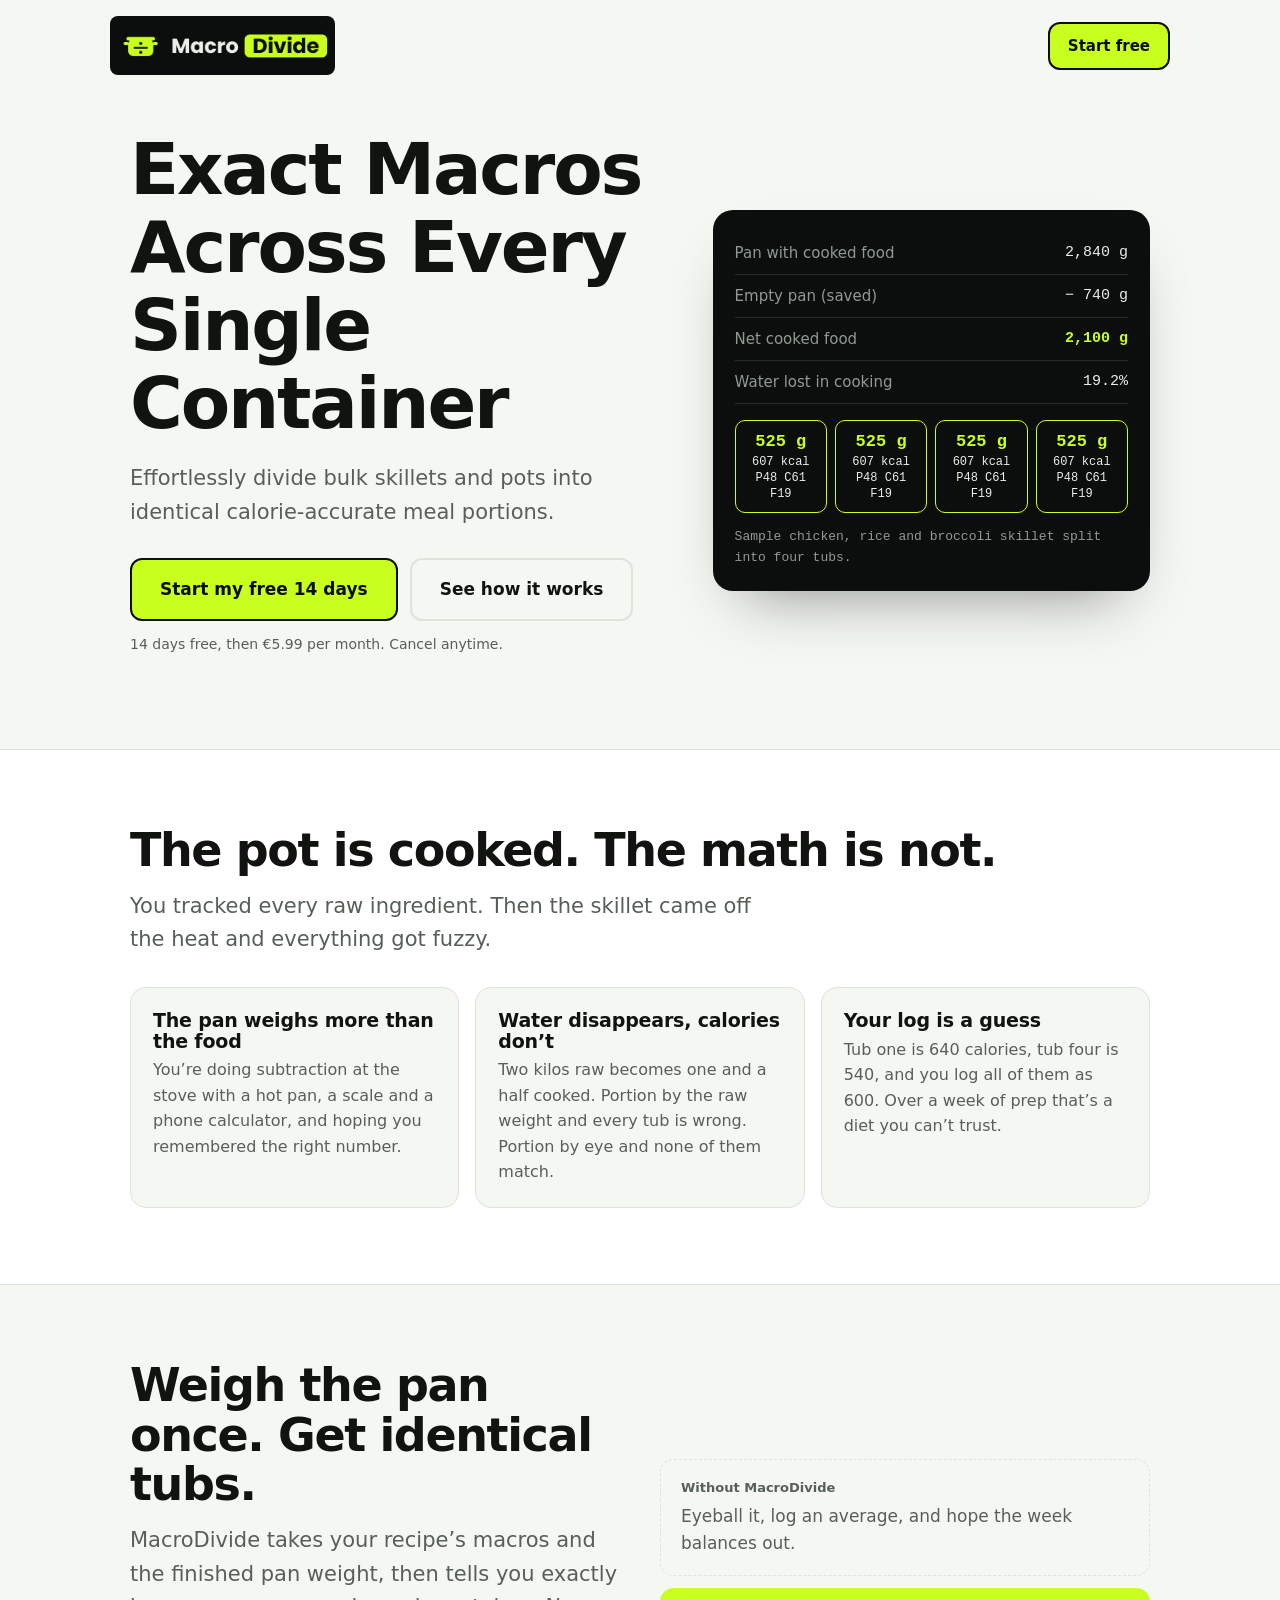
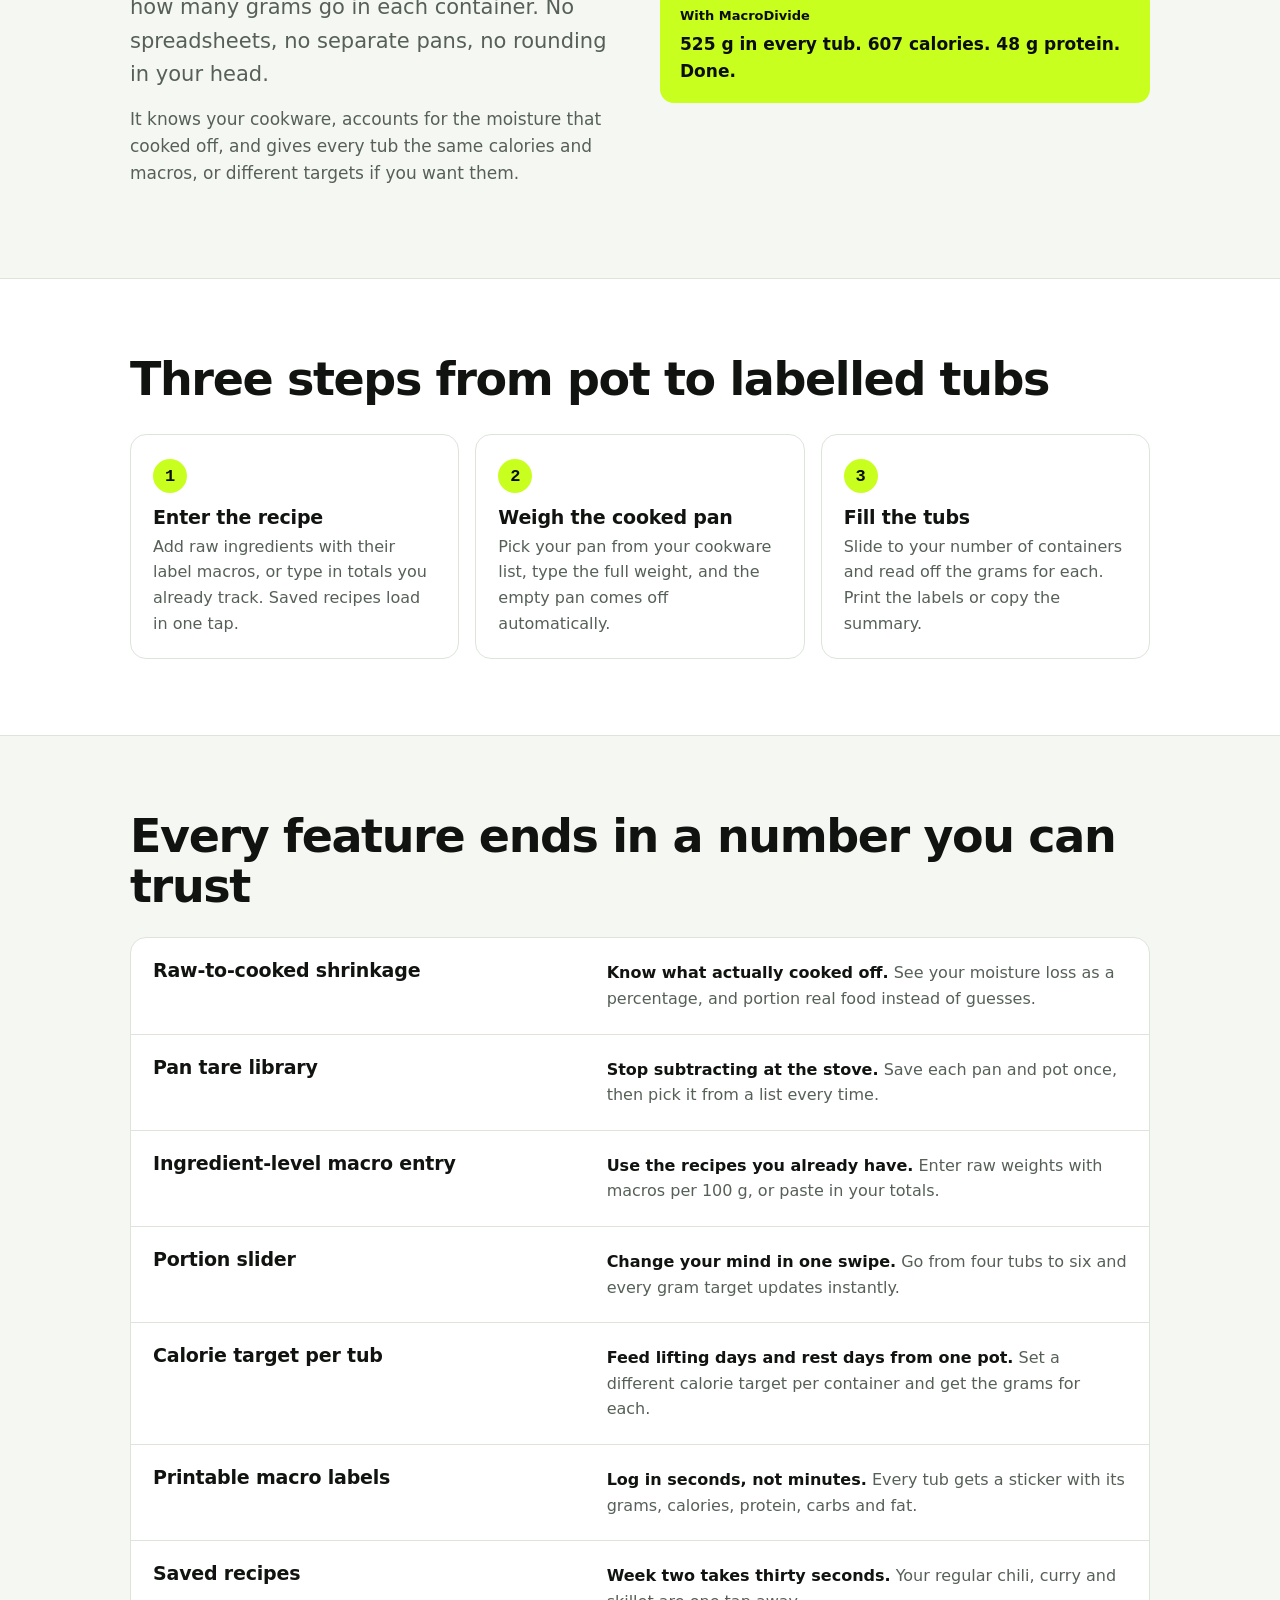
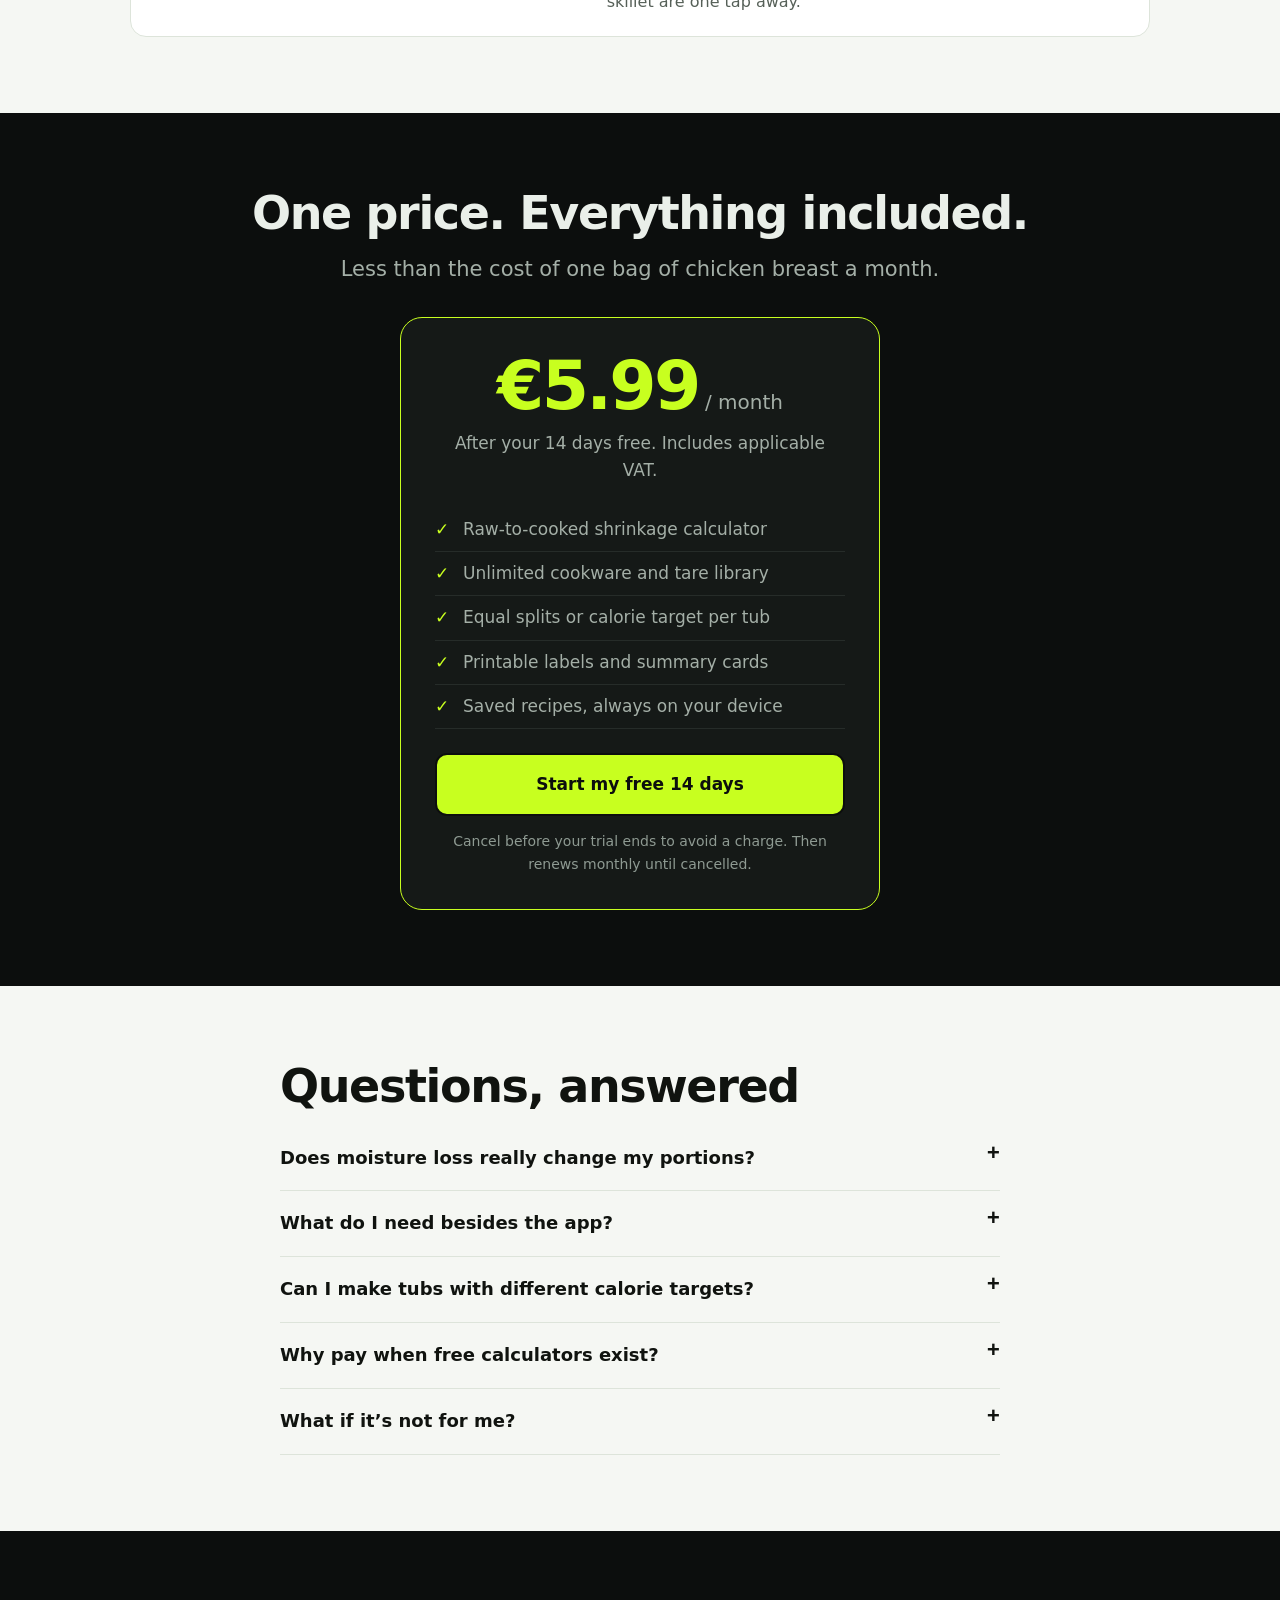
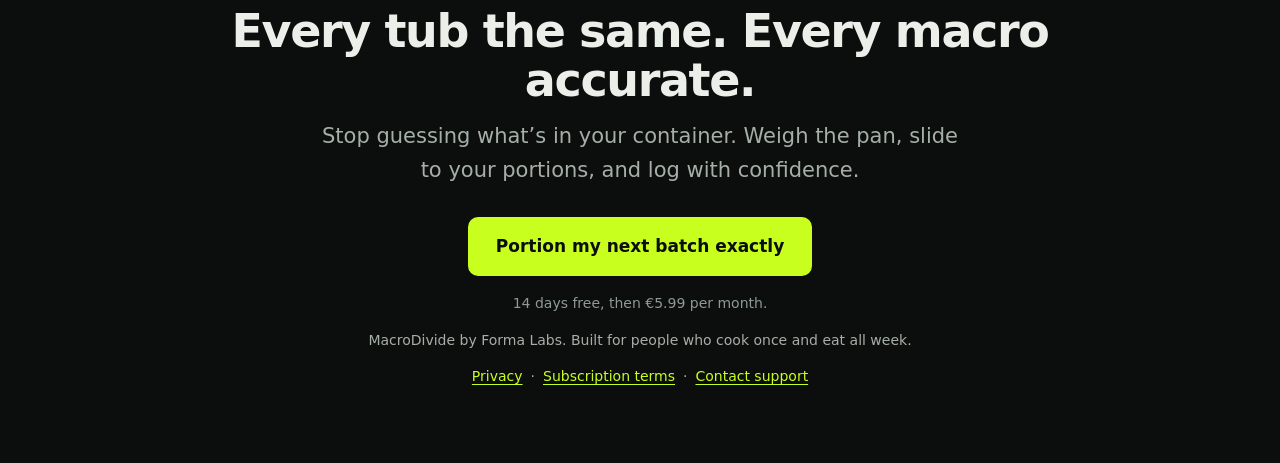
<file: index.html>
<!DOCTYPE html>
<html lang="en"><head><meta charset="utf-8">
<meta name="viewport" content="width=device-width, initial-scale=1, viewport-fit=cover">
<title>MacroDivide: exact macros across every single container</title>
<meta name="description" content="Divide big pots and skillets into identical, calorie-accurate meal prep containers. 14 days free, then €5.99 per month.">
<style>
:root{--bg:#f5f7f3;--ink:#10130f;--mu:#566058;--card:#fff;--ln:#dde4da;--lime:#c8ff1f;--dk:#0c0e0d;color-scheme:light dark;box-sizing:border-box;padding-top:env(safe-area-inset-top,0px);padding-bottom:env(safe-area-inset-bottom,0px)}
@media(prefers-color-scheme:dark){:root:not([data-theme="light"]){--bg:#0c0e0d;--ink:#eaefe9;--mu:#8e9a92;--card:#151917;--ln:#262c29}}
:root[data-theme="dark"]{--bg:#0c0e0d;--ink:#eaefe9;--mu:#8e9a92;--card:#151917;--ln:#262c29}
html{scroll-behavior:smooth;scroll-padding-top:env(safe-area-inset-top,0px)}
*{box-sizing:border-box}
body{margin:0;background:var(--bg);color:var(--ink);font:17px/1.6 system-ui,-apple-system,"Segoe UI",Roboto,sans-serif}
.mono{font-family:ui-monospace,"SF Mono",Menlo,Consolas,monospace}
.w{max-width:1060px;margin:0 auto;padding:0 20px}
section{padding:76px 0}
h1,h2,h3{line-height:1.08;letter-spacing:-.03em;margin:0}
h1{font-size:clamp(40px,7vw,72px);font-weight:850}
h2{font-size:clamp(30px,4.4vw,46px);font-weight:800;margin-bottom:14px}
h3{font-size:19px;letter-spacing:-.01em;margin-bottom:6px}
p{margin:0 0 14px}.mu{color:var(--mu)}
.lead{font-size:clamp(18px,2.2vw,21px);color:var(--mu);max-width:640px}
.btn{display:inline-block;background:var(--lime);color:#0c0e0d;font-weight:800;text-decoration:none;padding:16px 28px;border-radius:12px;font-size:17px;border:2px solid #0c0e0d;transition:transform .15s}
.btn:hover{transform:translateY(-2px)}
.btn:focus-visible,a:focus-visible,summary:focus-visible{outline:3px solid var(--ink);outline-offset:3px}
.btn.ghost{background:none;color:var(--ink);border-color:var(--ln)}
.top{display:flex;justify-content:space-between;align-items:center;padding:16px 0}
.logo{font-weight:850;font-size:20px;letter-spacing:-.02em}
.logo i{font-style:normal;background:var(--lime);color:#0c0e0d;padding:0 6px;border-radius:6px;margin-left:2px}
.top .btn{padding:10px 18px;font-size:15px}
.hero{padding:40px 0 80px}
.hg{display:grid;gap:48px;grid-template-columns:1.1fr .9fr;align-items:center}
.cta{display:flex;gap:12px;flex-wrap:wrap;margin:28px 0 12px}
.sm{font-size:14px;color:var(--mu)}
.demo{background:var(--dk);color:#e9eeea;border-radius:20px;padding:22px;box-shadow:0 30px 60px -30px rgba(0,0,0,.45)}
.demo .r{display:flex;justify-content:space-between;padding:9px 0;border-bottom:1px solid #262c29;font-size:15px}
.demo .r span:first-child{color:#8e9a92;font-family:system-ui,sans-serif}
.demo .hl{color:var(--lime);font-weight:700}
.tubs{display:grid;grid-template-columns:repeat(4,1fr);gap:8px;margin-top:16px}
.tub{border:1.5px solid var(--lime);border-radius:10px;padding:10px 6px;text-align:center;font-size:12px;line-height:1.35}
.tub b{display:block;color:var(--lime);font-size:17px}
.demo .cap{font-size:13px;color:#8e9a92;margin:14px 0 0}
.g3{display:grid;gap:16px;grid-template-columns:repeat(auto-fit,minmax(260px,1fr));margin-top:30px}
.card{background:var(--card);border:1px solid var(--ln);border-radius:16px;padding:22px}
.card p{margin:0;color:var(--mu);font-size:16px}
.alt{background:var(--card);border-top:1px solid var(--ln);border-bottom:1px solid var(--ln)}
.alt .card{background:var(--bg)}
.split{display:grid;gap:40px;grid-template-columns:1fr 1fr;align-items:center}
.cmp{display:grid;gap:12px}
.cmp div{border-radius:14px;padding:18px 20px}
.cmp .a{border:1px dashed var(--ln);color:var(--mu)}
.cmp .b{background:var(--lime);color:#0c0e0d;font-weight:600}
.cmp small{display:block;font-size:13px;font-weight:700;margin-bottom:4px}
.steps{counter-reset:s;display:grid;gap:16px;grid-template-columns:repeat(auto-fit,minmax(260px,1fr));margin-top:30px}
.step{counter-increment:s;position:relative;padding:24px 22px 22px;border:1px solid var(--ln);border-radius:16px;background:var(--card)}
.step:before{content:counter(s);font-family:ui-monospace,Menlo,monospace;font-weight:800;background:var(--lime);color:#0c0e0d;width:34px;height:34px;border-radius:50%;display:grid;place-items:center;margin-bottom:14px}
.step p{margin:0;color:var(--mu);font-size:16px}
.feat{display:grid;gap:0;margin-top:26px;border:1px solid var(--ln);border-radius:16px;overflow:hidden;background:var(--card)}
.f{display:grid;grid-template-columns:1fr 1.2fr;gap:20px;padding:22px;border-bottom:1px solid var(--ln)}
.f:last-child{border:0}
.f h3{margin:0}.f p{margin:0;color:var(--mu);font-size:16px}
.f p b{color:var(--ink)}
.q{font-size:18px;line-height:1.5;margin-bottom:16px}
.who{font-size:14px;color:var(--mu)}
.ph{border-style:dashed}
.badge{display:inline-block;font-size:12px;background:var(--lime);color:#0c0e0d;font-weight:700;border-radius:20px;padding:2px 10px;margin-bottom:12px}
.dark{background:var(--dk);color:#eaefe9}
.dark .mu,.dark .lead,.dark li{color:#a4afa7}
.price{max-width:480px;margin:30px auto 0;background:#151917;border:1.5px solid var(--lime);border-radius:22px;padding:34px;text-align:center}
.amt{font-size:68px;font-weight:850;letter-spacing:-.04em;color:var(--lime);line-height:1}
.amt small{font-size:20px;color:#a4afa7;font-weight:500;letter-spacing:0}
.price ul{list-style:none;padding:0;margin:24px 0;text-align:left}
.price li{padding:8px 0 8px 28px;position:relative;border-bottom:1px solid #262c29}
.price li:before{content:"✓";position:absolute;left:0;color:var(--lime);font-weight:800}
.price .btn{width:100%;text-align:center}
details{border-bottom:1px solid var(--ln);padding:18px 0}
summary{font-weight:700;font-size:18px;cursor:pointer;list-style:none;display:flex;justify-content:space-between;gap:16px}
summary::-webkit-details-marker{display:none}
summary:after{content:"+";font-family:ui-monospace,monospace;font-size:22px;line-height:1}
details[open] summary:after{content:"−"}
details p{margin:12px 0 0;color:var(--mu)}
.fin{text-align:center}
.fin .lead{margin:0 auto 28px}
footer{padding:30px 0;font-size:14px;color:var(--mu);text-align:center}
.dark footer{color:#a4afa7}.dark footer a{color:#c8ff1f;text-underline-offset:3px}footer nav{display:flex;justify-content:center;flex-wrap:wrap;gap:8px}
@media(max-width:820px){.hg,.split{grid-template-columns:1fr}.f{grid-template-columns:1fr;gap:8px}section{padding:56px 0}.hero{padding-bottom:56px}}
@media(prefers-reduced-motion:reduce){html{scroll-behavior:auto}.btn{transition:none}}
</style><link rel="icon" type="image/svg+xml" href="assets/macrodivide-icon.svg">
<style>.logo{display:block;line-height:0}.logo img{display:block;width:225px;max-width:50vw;height:auto;border-radius:8px}</style><link rel="canonical" href="https://macrodivide.com/"></head>
<body>
<div class="w top"><a class="logo" href="./" aria-label="MacroDivide home"><img src="assets/macrodivide-wordmark.png" alt="MacroDivide" width="2273" height="600"></a><a class="btn" href="#pricing">Start free</a></div>

<header class="hero"><div class="w hg">
<div>
<h1>Exact Macros Across Every Single Container</h1>
<p class="lead" style="margin-top:20px">Effortlessly divide bulk skillets and pots into identical calorie-accurate meal portions.</p>
<div class="cta"><a class="btn" href="#pricing" data-cta>Start my free 14 days</a><a class="btn ghost" href="#how">See how it works</a></div>
<p class="sm">14 days free, then €5.99 per month. Cancel anytime.</p>
</div>
<div class="demo mono" aria-label="Example calculation">
<div class="r"><span>Pan with cooked food</span><span>2,840 g</span></div>
<div class="r"><span>Empty pan (saved)</span><span>− 740 g</span></div>
<div class="r"><span>Net cooked food</span><span class="hl">2,100 g</span></div>
<div class="r"><span>Water lost in cooking</span><span>19.2%</span></div>
<div class="tubs">
<div class="tub"><b>525 g</b>607 kcal<br>P48 C61 F19</div><div class="tub"><b>525 g</b>607 kcal<br>P48 C61 F19</div><div class="tub"><b>525 g</b>607 kcal<br>P48 C61 F19</div><div class="tub"><b>525 g</b>607 kcal<br>P48 C61 F19</div>
</div>
<p class="cap">Sample chicken, rice and broccoli skillet split into four tubs.</p>
</div>
</div></header>

<section class="alt"><div class="w">
<h2>The pot is cooked. The math is not.</h2>
<p class="lead">You tracked every raw ingredient. Then the skillet came off the heat and everything got fuzzy.</p>
<div class="g3">
<div class="card"><h3>The pan weighs more than the food</h3><p>You’re doing subtraction at the stove with a hot pan, a scale and a phone calculator, and hoping you remembered the right number.</p></div>
<div class="card"><h3>Water disappears, calories don’t</h3><p>Two kilos raw becomes one and a half cooked. Portion by the raw weight and every tub is wrong. Portion by eye and none of them match.</p></div>
<div class="card"><h3>Your log is a guess</h3><p>Tub one is 640 calories, tub four is 540, and you log all of them as 600. Over a week of prep that’s a diet you can’t trust.</p></div>
</div></div></section>

<section><div class="w split">
<div>
<h2>Weigh the pan once. Get identical tubs.</h2>
<p class="lead">MacroDivide takes your recipe’s macros and the finished pan weight, then tells you exactly how many grams go in each container. No spreadsheets, no separate pans, no rounding in your head.</p>
<p class="mu">It knows your cookware, accounts for the moisture that cooked off, and gives every tub the same calories and macros, or different targets if you want them.</p>
</div>
<div class="cmp">
<div class="a"><small>Without MacroDivide</small>Eyeball it, log an average, and hope the week balances out.</div>
<div class="b"><small>With MacroDivide</small>525 g in every tub. 607 calories. 48 g protein. Done.</div>
</div></div></section>

<section class="alt" id="how"><div class="w">
<h2>Three steps from pot to labelled tubs</h2>
<div class="steps">
<div class="step"><h3>Enter the recipe</h3><p>Add raw ingredients with their label macros, or type in totals you already track. Saved recipes load in one tap.</p></div>
<div class="step"><h3>Weigh the cooked pan</h3><p>Pick your pan from your cookware list, type the full weight, and the empty pan comes off automatically.</p></div>
<div class="step"><h3>Fill the tubs</h3><p>Slide to your number of containers and read off the grams for each. Print the labels or copy the summary.</p></div>
</div></div></section>

<section><div class="w">
<h2>Every feature ends in a number you can trust</h2>
<div class="feat">
<div class="f"><h3>Raw-to-cooked shrinkage</h3><p><b>Know what actually cooked off.</b> See your moisture loss as a percentage, and portion real food instead of guesses.</p></div>
<div class="f"><h3>Pan tare library</h3><p><b>Stop subtracting at the stove.</b> Save each pan and pot once, then pick it from a list every time.</p></div>
<div class="f"><h3>Ingredient-level macro entry</h3><p><b>Use the recipes you already have.</b> Enter raw weights with macros per 100 g, or paste in your totals.</p></div>
<div class="f"><h3>Portion slider</h3><p><b>Change your mind in one swipe.</b> Go from four tubs to six and every gram target updates instantly.</p></div>
<div class="f"><h3>Calorie target per tub</h3><p><b>Feed lifting days and rest days from one pot.</b> Set a different calorie target per container and get the grams for each.</p></div>
<div class="f"><h3>Printable macro labels</h3><p><b>Log in seconds, not minutes.</b> Every tub gets a sticker with its grams, calories, protein, carbs and fat.</p></div>
<div class="f"><h3>Saved recipes</h3><p><b>Week two takes thirty seconds.</b> Your regular chili, curry and skillet are one tap away.</p></div>
</div></div></section>

<section class="dark" id="pricing"><div class="w" style="text-align:center">
<h2>One price. Everything included.</h2>
<p class="lead" style="margin:0 auto">Less than the cost of one bag of chicken breast a month.</p>
<div class="price">
<div class="amt">€5.99<small> / month</small></div>
<p style="margin:10px 0 0;color:#a4afa7">After your 14 days free. Includes applicable VAT.</p>
<ul>
<li>Raw-to-cooked shrinkage calculator</li><li>Unlimited cookware and tare library</li><li>Equal splits or calorie target per tub</li><li>Printable labels and summary cards</li><li>Saved recipes, always on your device</li>
</ul>
<a class="btn" href="#top" data-cta>Start my free 14 days</a>
<p class="sm" style="margin:14px 0 0;color:#8e9a92">Cancel before your trial ends to avoid a charge. Then renews monthly until cancelled.</p>
</div></div></section>

<section><div class="w" style="max-width:760px">
<h2>Questions, answered</h2>
<details><summary>Does moisture loss really change my portions?</summary><p>Yes. A pot that loses 20 percent of its weight in cooking concentrates the same calories into fewer grams. Divide by the cooked weight and every tub matches. Divide by the raw weight and every tub is off.</p></details>
<details><summary>What do I need besides the app?</summary><p>A kitchen scale and the empty weight of your pan. Weigh the pan once, save it to your cookware list, and you never have to do it again.</p></details>
<details><summary>Can I make tubs with different calorie targets?</summary><p>Yes. Switch to calorie target mode, set a number for each tub, and MacroDivide shows the grams for each. It also tells you if you’ve allocated more calories than the recipe contains.</p></details>
<details><summary>Why pay when free calculators exist?</summary><p>A basic calculator divides one number by another. MacroDivide handles the part that goes wrong: pan weights, moisture loss, per-ingredient macros, saved recipes and printable labels, so you aren’t rebuilding the sum every Sunday.</p></details>
<details><summary>What if it’s not for me?</summary><p>Your first 14 days are free, so you can portion a real batch before paying anything. After that it’s €5.99 a month and you can cancel whenever you like.</p></details>
</div></section>

<section class="dark fin"><div class="w">
<h2>Every tub the same. Every macro accurate.</h2>
<p class="lead">Stop guessing what’s in your container. Weigh the pan, slide to your portions, and log with confidence.</p>
<a class="btn" href="#pricing" data-cta>Portion my next batch exactly</a>
<p class="sm" style="margin-top:14px;color:#8e9a92">14 days free, then €5.99 per month.</p>
</div>
<footer class="w"><p>MacroDivide by Forma Labs. Built for people who cook once and eat all week.</p><nav aria-label="Legal and support"><a href="privacy.html">Privacy</a> · <a href="terms.html">Subscription terms</a> · <a href="mailto:support.macrodivide@proton.me">Contact support</a></nav></footer></section>

<script>
// Point every call to action at the app. Replace with your Stripe Payment Link or sign-up URL when billing is live.
const APP_URL="app.html?mode=signup";
document.querySelectorAll('[data-cta]').forEach(a=>{a.href=APP_URL;a.target="_blank";a.rel="noopener"});
document.querySelector('.top .btn').addEventListener('click',e=>{e.preventDefault();document.getElementById('pricing').scrollIntoView({behavior:'smooth'})});
</script>
</body></html>
</file>
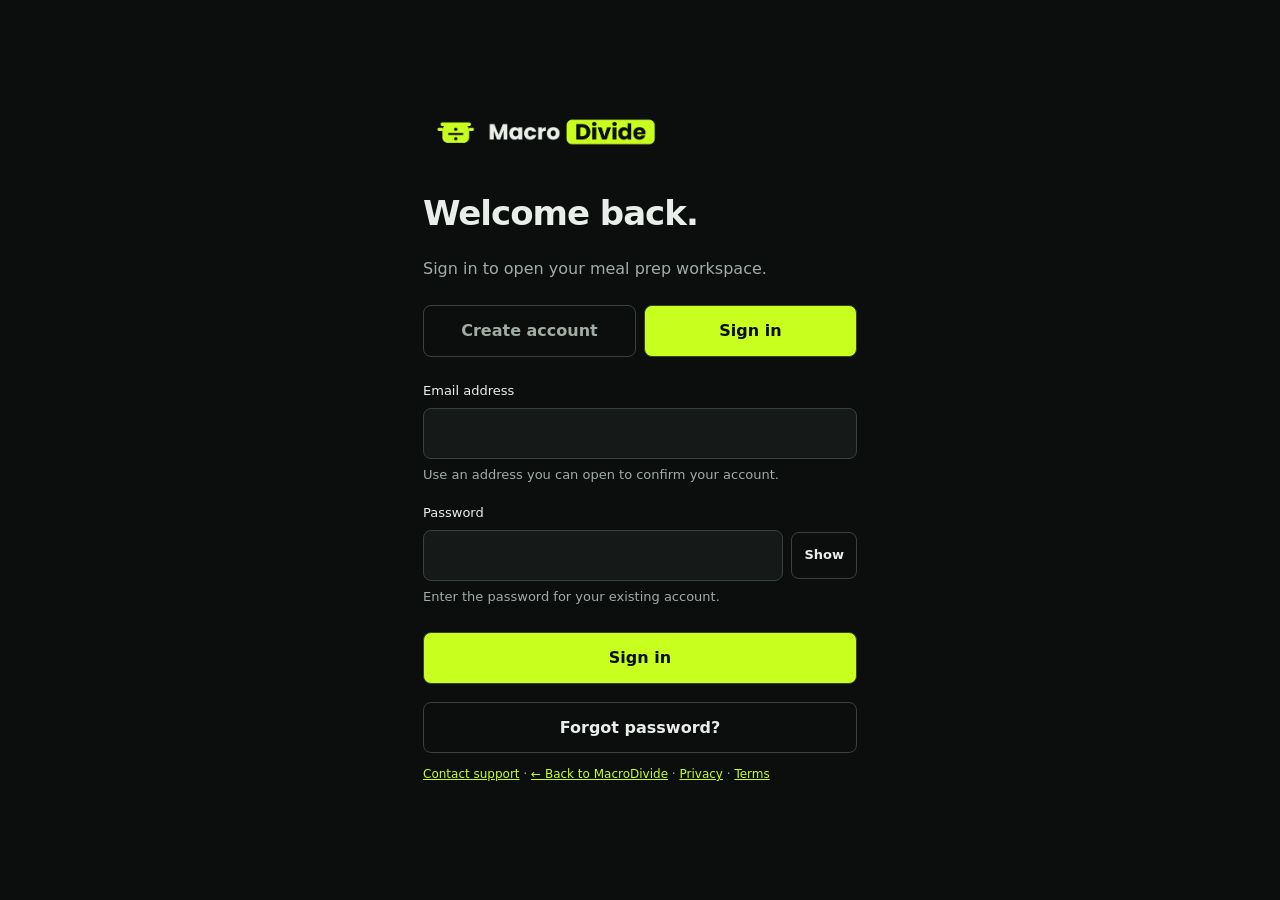
<file: app.html>
<!doctype html><html lang="en"><head><meta charset="utf-8"><meta name="viewport" content="width=device-width,initial-scale=1"><title>MacroDivide — Your account</title><link rel="icon" href="assets/macrodivide-icon.svg"><style>
*{box-sizing:border-box}body{margin:0;background:#0c0e0d;color:#e9eeea;font:16px/1.6 system-ui,sans-serif}main{max-width:490px;margin:8vh auto;padding:28px}img{width:240px;max-width:100%;border-radius:8px}h1{line-height:1.15;font-size:34px;letter-spacing:-1px}p,small{color:#a1aca4}label{display:block;font-size:13px;margin:17px 0 6px}input,button{font:inherit;width:100%;padding:12px;border-radius:8px;border:1px solid #384338}input{background:#151917;color:#fff}button{background:#c8ff1f;color:#0c0e0d;font-weight:700;cursor:pointer;margin-top:18px}button:disabled{opacity:.55;cursor:wait}.ghost{color:#e9eeea;background:transparent}.row{display:flex;gap:10px}.row button{font-size:13px}a{color:#c8ff1f}#message{font-size:14px;white-space:pre-wrap}#account{display:none}.status{border:1px solid #384338;padding:15px;border-radius:10px}.fine{font-size:12px}#password{min-height:48px}.tabs{margin:24px 0;display:flex;gap:8px}.tabs button{margin:0;background:transparent;color:#a1aca4;border-color:#384338}.tabs button[aria-selected="true"]{background:#c8ff1f;color:#0c0e0d}.password-wrap{display:flex;align-items:center;gap:8px}.password-wrap input{min-width:0}.password-wrap button{width:auto;margin:0;background:transparent;color:#e9eeea;font-size:13px}.help{font-size:13px;margin:6px 0;color:#a1aca4}#message{padding:12px;border-radius:8px;border:1px solid #384338}#message:empty{display:none}#message[data-error="true"]{border-color:#ff9681;color:#ffc2b5}[hidden]{display:none!important}button:focus-visible,a:focus-visible{outline:2px solid #c8ff1f;outline-offset:3px}</style></head><body><main><a href="./"><img src="assets/macrodivide-wordmark.png" alt="MacroDivide"></a><h1 id="heading">Welcome back.</h1><p id="intro">Sign in to open your meal prep workspace.</p>
<div id="auth"><div class="tabs" role="tablist" aria-label="Account access"><button id="signup" type="button" role="tab" aria-selected="false">Create account</button><button id="signin-tab" type="button" role="tab" aria-selected="true">Sign in</button></div>
<form id="form" novalidate><label for="email">Email address</label><input id="email" name="email" type="email" autocomplete="email" inputmode="email" required aria-describedby="email-help"><p id="email-help" class="help">Use an address you can open to confirm your account.</p><label for="password">Password</label><div class="password-wrap"><input id="password" name="password" type="password" autocomplete="current-password" required aria-describedby="password-help"><button id="show-password" type="button" aria-label="Show password" aria-pressed="false">Show</button></div><p id="password-help" class="help">Enter the password for your existing account.</p><button id="signin" type="submit">Sign in</button><p id="signup-terms" class="fine" hidden>By creating an account, you agree to the <a href="terms.html">Subscription terms</a>. Read our <a href="privacy.html">Privacy notice</a>. Creating an account does not start billing.</p><button id="reset" type="button" class="ghost">Forgot password?</button></form>
<div id="confirmation" hidden><div class="status"><h2>Check your email</h2><p id="confirmation-copy"></p><p class="fine">Open the newest MacroDivide confirmation email and select Confirm email address. Check Spam if it is missing. If you already have an account, sign in or reset your password instead.</p></div><button id="resend" type="button">Resend confirmation email</button><div class="row"><button id="confirmed" class="ghost" type="button">I’ve confirmed — sign in</button><button id="change-email" class="ghost" type="button">Change email</button></div></div></div><div id="account"><p id="identity"></p><div class="status" id="status">Checking your subscription…</div><p class="fine">Review the <a href="terms.html">Subscription terms</a> before continuing to checkout.</p><button id="start">Start 14-day free trial</button><p class="fine">Then €5.99/month total, including applicable VAT. Payment details required. Cancel before the trial ends to avoid a charge. Returning subscribers don’t receive another trial.</p><button class="ghost" id="manage">Manage billing</button><button class="ghost" id="refresh">Refresh access</button><button class="ghost" id="logout">Sign out</button></div><p id="message" role="status"></p><p class="fine"><a href="mailto:support.macrodivide@proton.me">Contact support</a> · <a href="./">← Back to MacroDivide</a> · <a href="privacy.html">Privacy</a> · <a href="terms.html">Terms</a></p></main><script type="module" src="member-auth.js?v=20261118-registration"></script></body></html>
</file>
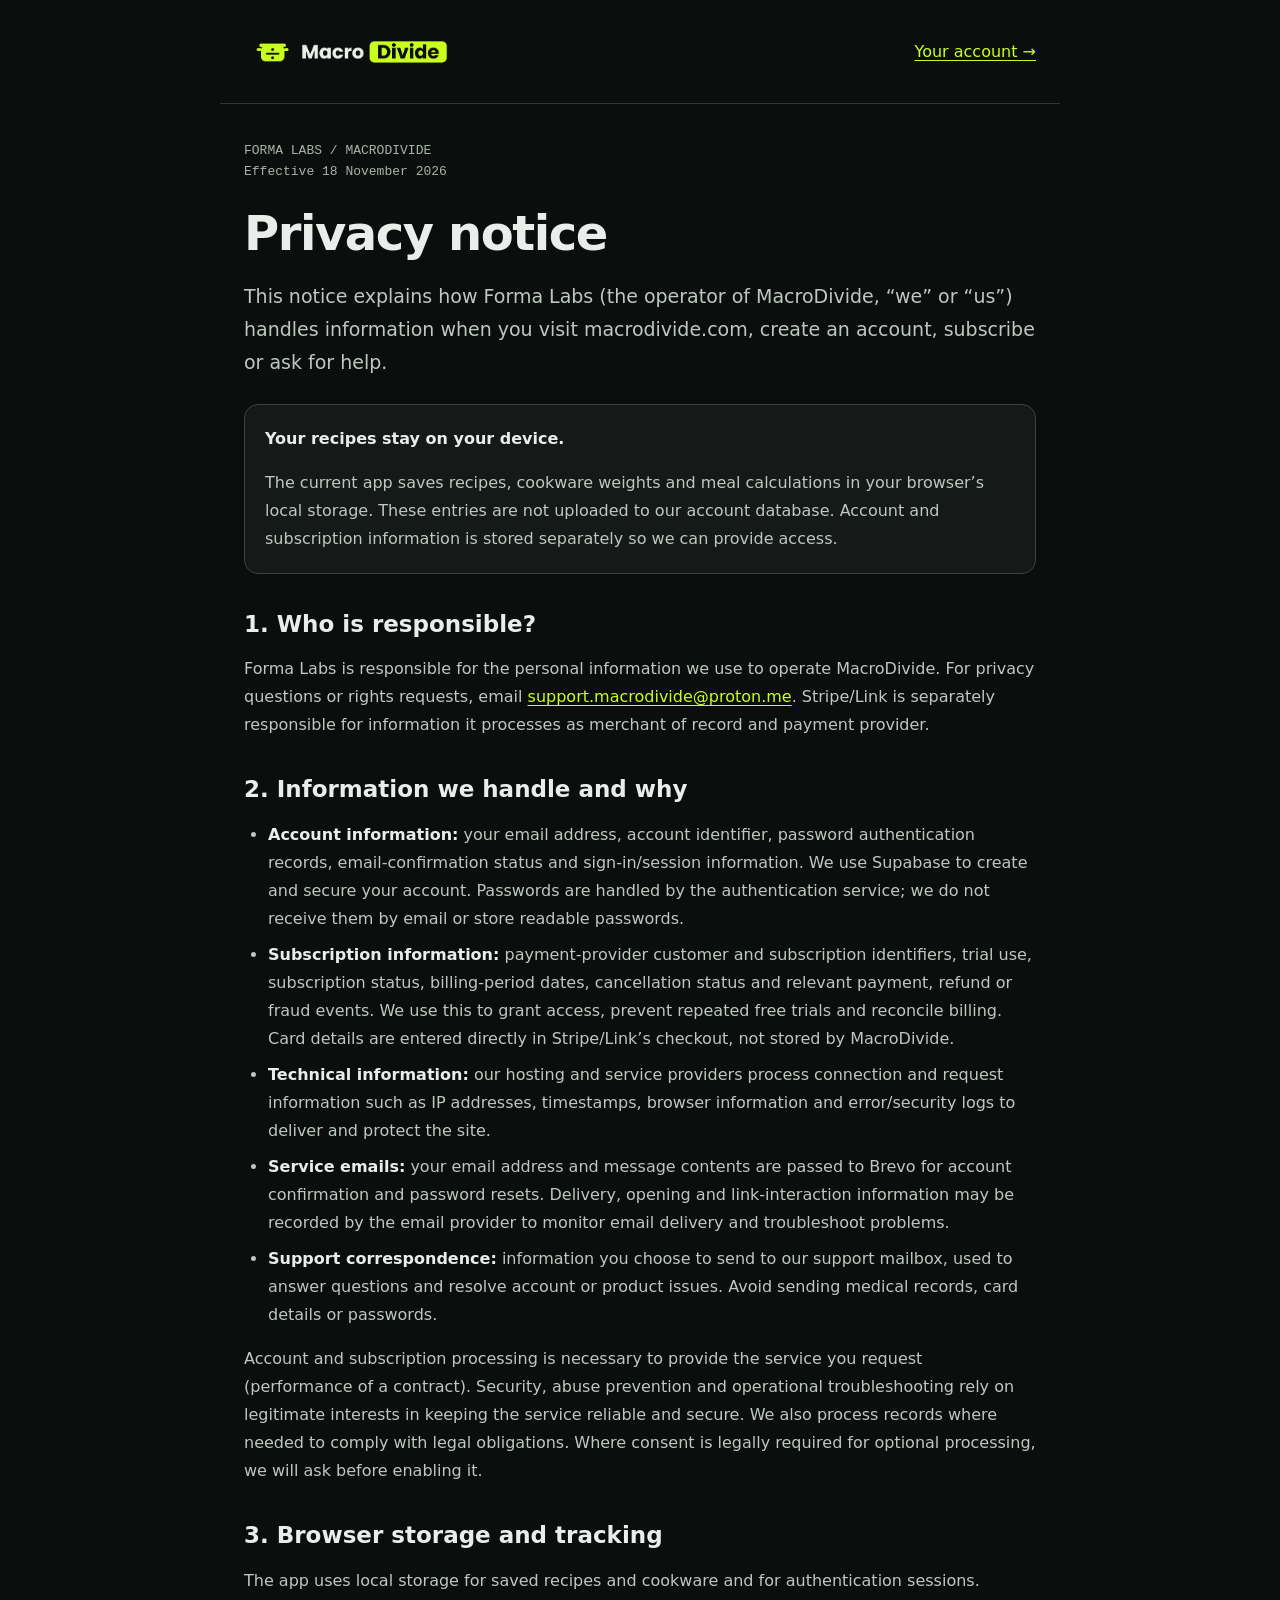
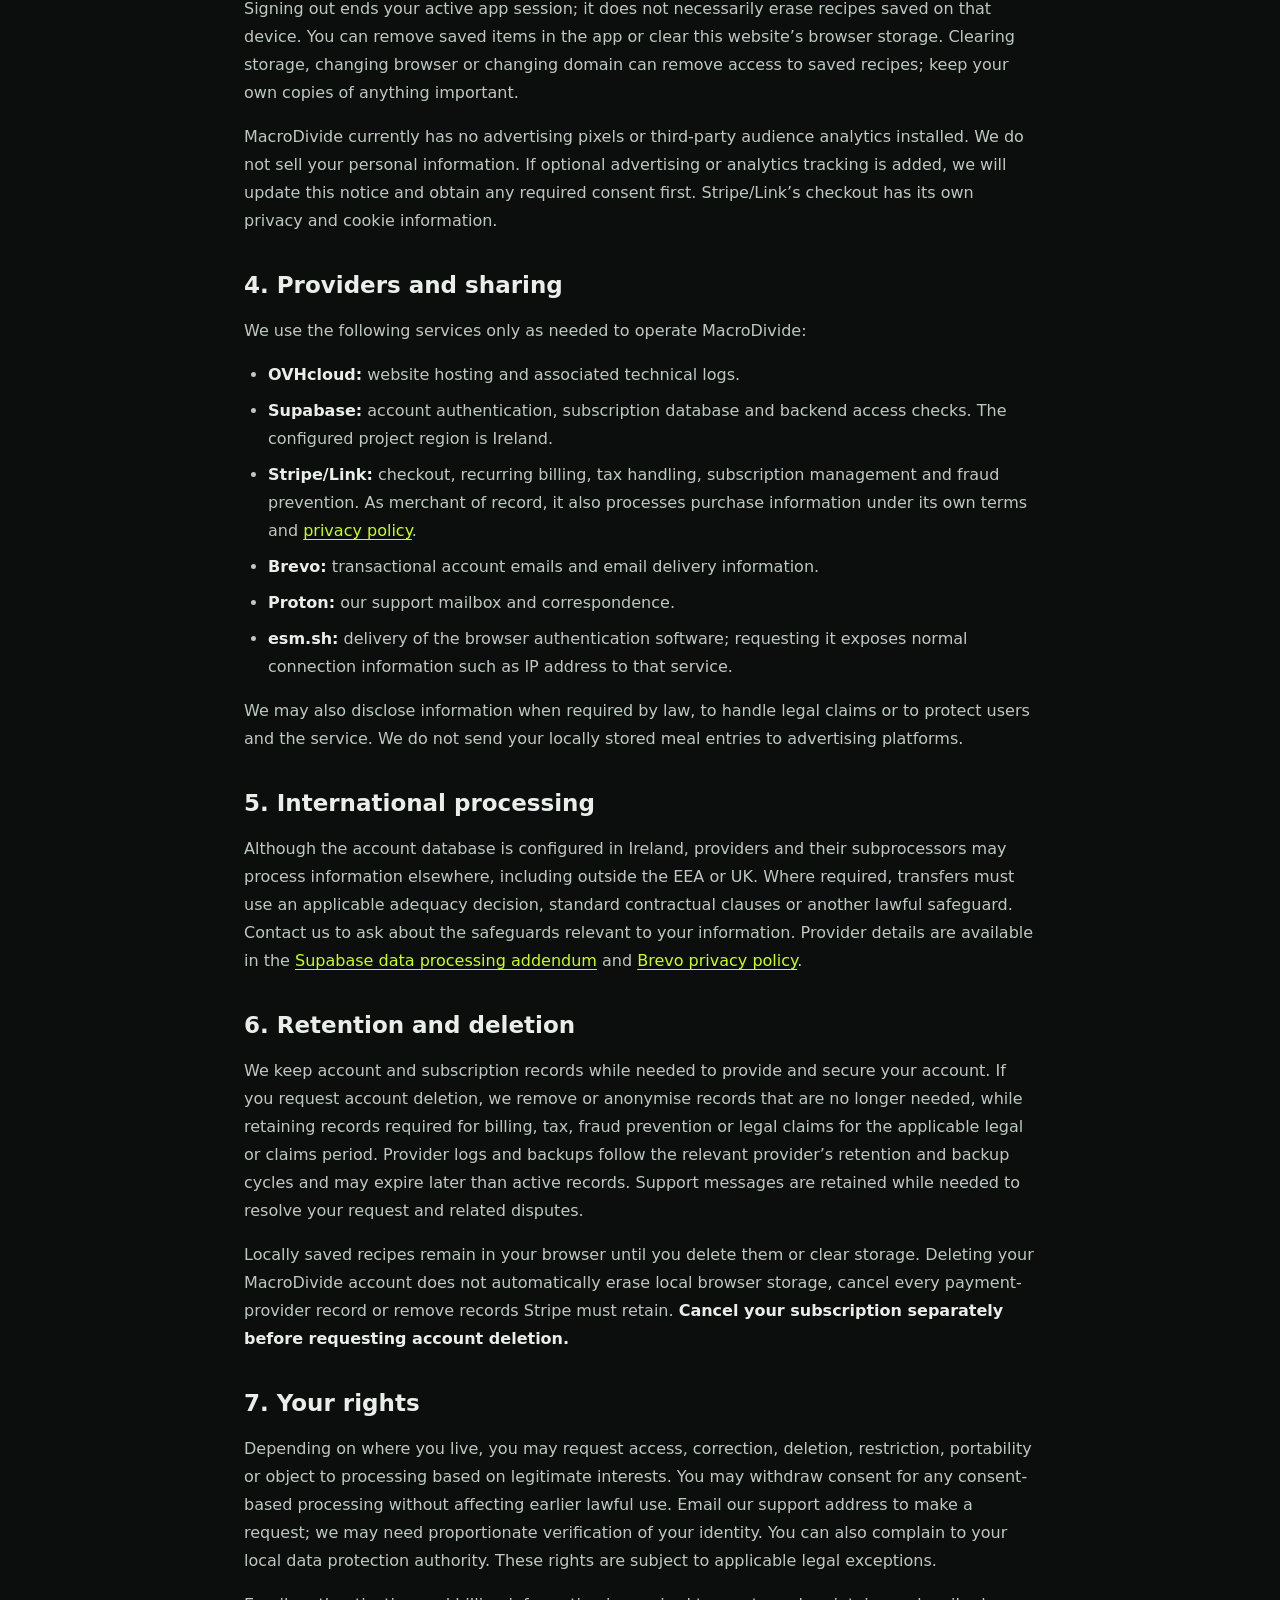
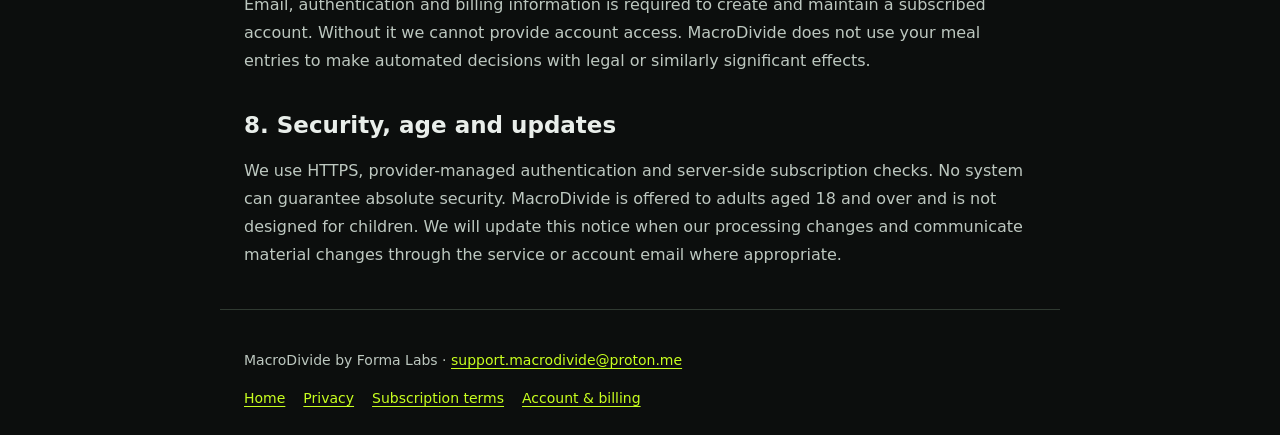
<file: privacy.html>
<!doctype html><html lang="en"><head><meta charset="utf-8"><meta name="viewport" content="width=device-width,initial-scale=1"><title>Privacy notice — MacroDivide</title><meta name="description" content="Privacy notice for MacroDivide by Forma Labs."><link rel="canonical" href="https://macrodivide.com/privacy.html"><link rel="icon" href="assets/macrodivide-icon.svg"><link rel="stylesheet" href="legal.css"></head><body><header><a href="./" aria-label="MacroDivide home"><img src="assets/macrodivide-wordmark.png" alt="MacroDivide"></a><a href="app.html">Your account →</a></header><main><p class="stamp">FORMA LABS / MACRODIVIDE<br>Effective 18 November 2026</p><h1>Privacy notice</h1>
<p class="intro">This notice explains how Forma Labs (the operator of MacroDivide, “we” or “us”) handles information when you visit macrodivide.com, create an account, subscribe or ask for help.</p>
<div class="card"><strong>Your recipes stay on your device.</strong><p>The current app saves recipes, cookware weights and meal calculations in your browser’s local storage. These entries are not uploaded to our account database. Account and subscription information is stored separately so we can provide access.</p></div>
<h2>1. Who is responsible?</h2><p>Forma Labs is responsible for the personal information we use to operate MacroDivide. For privacy questions or rights requests, email <a href="mailto:support.macrodivide@proton.me">support.macrodivide@proton.me</a>. Stripe/Link is separately responsible for information it processes as merchant of record and payment provider.</p>
<h2>2. Information we handle and why</h2>
<ul><li><strong>Account information:</strong> your email address, account identifier, password authentication records, email-confirmation status and sign-in/session information. We use Supabase to create and secure your account. Passwords are handled by the authentication service; we do not receive them by email or store readable passwords.</li>
<li><strong>Subscription information:</strong> payment-provider customer and subscription identifiers, trial use, subscription status, billing-period dates, cancellation status and relevant payment, refund or fraud events. We use this to grant access, prevent repeated free trials and reconcile billing. Card details are entered directly in Stripe/Link’s checkout, not stored by MacroDivide.</li>
<li><strong>Technical information:</strong> our hosting and service providers process connection and request information such as IP addresses, timestamps, browser information and error/security logs to deliver and protect the site.</li>
<li><strong>Service emails:</strong> your email address and message contents are passed to Brevo for account confirmation and password resets. Delivery, opening and link-interaction information may be recorded by the email provider to monitor email delivery and troubleshoot problems.</li>
<li><strong>Support correspondence:</strong> information you choose to send to our support mailbox, used to answer questions and resolve account or product issues. Avoid sending medical records, card details or passwords.</li></ul>
<p>Account and subscription processing is necessary to provide the service you request (performance of a contract). Security, abuse prevention and operational troubleshooting rely on legitimate interests in keeping the service reliable and secure. We also process records where needed to comply with legal obligations. Where consent is legally required for optional processing, we will ask before enabling it.</p>
<h2>3. Browser storage and tracking</h2><p>The app uses local storage for saved recipes and cookware and for authentication sessions. Signing out ends your active app session; it does not necessarily erase recipes saved on that device. You can remove saved items in the app or clear this website’s browser storage. Clearing storage, changing browser or changing domain can remove access to saved recipes; keep your own copies of anything important.</p><p>MacroDivide currently has no advertising pixels or third-party audience analytics installed. We do not sell your personal information. If optional advertising or analytics tracking is added, we will update this notice and obtain any required consent first. Stripe/Link’s checkout has its own privacy and cookie information.</p>
<h2>4. Providers and sharing</h2><p>We use the following services only as needed to operate MacroDivide:</p>
<ul><li><strong>OVHcloud:</strong> website hosting and associated technical logs.</li><li><strong>Supabase:</strong> account authentication, subscription database and backend access checks. The configured project region is Ireland.</li><li><strong>Stripe/Link:</strong> checkout, recurring billing, tax handling, subscription management and fraud prevention. As merchant of record, it also processes purchase information under its own terms and <a href="https://stripe.com/privacy">privacy policy</a>.</li><li><strong>Brevo:</strong> transactional account emails and email delivery information.</li><li><strong>Proton:</strong> our support mailbox and correspondence.</li><li><strong>esm.sh:</strong> delivery of the browser authentication software; requesting it exposes normal connection information such as IP address to that service.</li></ul>
<p>We may also disclose information when required by law, to handle legal claims or to protect users and the service. We do not send your locally stored meal entries to advertising platforms.</p>
<h2>5. International processing</h2><p>Although the account database is configured in Ireland, providers and their subprocessors may process information elsewhere, including outside the EEA or UK. Where required, transfers must use an applicable adequacy decision, standard contractual clauses or another lawful safeguard. Contact us to ask about the safeguards relevant to your information. Provider details are available in the <a href="https://supabase.com/legal/dpa">Supabase data processing addendum</a> and <a href="https://www.brevo.com/legal/privacypolicy/">Brevo privacy policy</a>.</p>
<h2>6. Retention and deletion</h2><p>We keep account and subscription records while needed to provide and secure your account. If you request account deletion, we remove or anonymise records that are no longer needed, while retaining records required for billing, tax, fraud prevention or legal claims for the applicable legal or claims period. Provider logs and backups follow the relevant provider’s retention and backup cycles and may expire later than active records. Support messages are retained while needed to resolve your request and related disputes.</p><p>Locally saved recipes remain in your browser until you delete them or clear storage. Deleting your MacroDivide account does not automatically erase local browser storage, cancel every payment-provider record or remove records Stripe must retain. <strong>Cancel your subscription separately before requesting account deletion.</strong></p>
<h2>7. Your rights</h2><p>Depending on where you live, you may request access, correction, deletion, restriction, portability or object to processing based on legitimate interests. You may withdraw consent for any consent-based processing without affecting earlier lawful use. Email our support address to make a request; we may need proportionate verification of your identity. You can also complain to your local data protection authority. These rights are subject to applicable legal exceptions.</p><p>Email, authentication and billing information is required to create and maintain a subscribed account. Without it we cannot provide account access. MacroDivide does not use your meal entries to make automated decisions with legal or similarly significant effects.</p>
<h2>8. Security, age and updates</h2><p>We use HTTPS, provider-managed authentication and server-side subscription checks. No system can guarantee absolute security. MacroDivide is offered to adults aged 18 and over and is not designed for children. We will update this notice when our processing changes and communicate material changes through the service or account email where appropriate.</p></main><footer><p>MacroDivide by Forma Labs · <a href="mailto:support.macrodivide@proton.me">support.macrodivide@proton.me</a></p><nav aria-label="Legal and support"><a href="./">Home</a><a href="privacy.html">Privacy</a><a href="terms.html">Subscription terms</a><a href="app.html">Account &amp; billing</a></nav></footer></body></html>
</file>
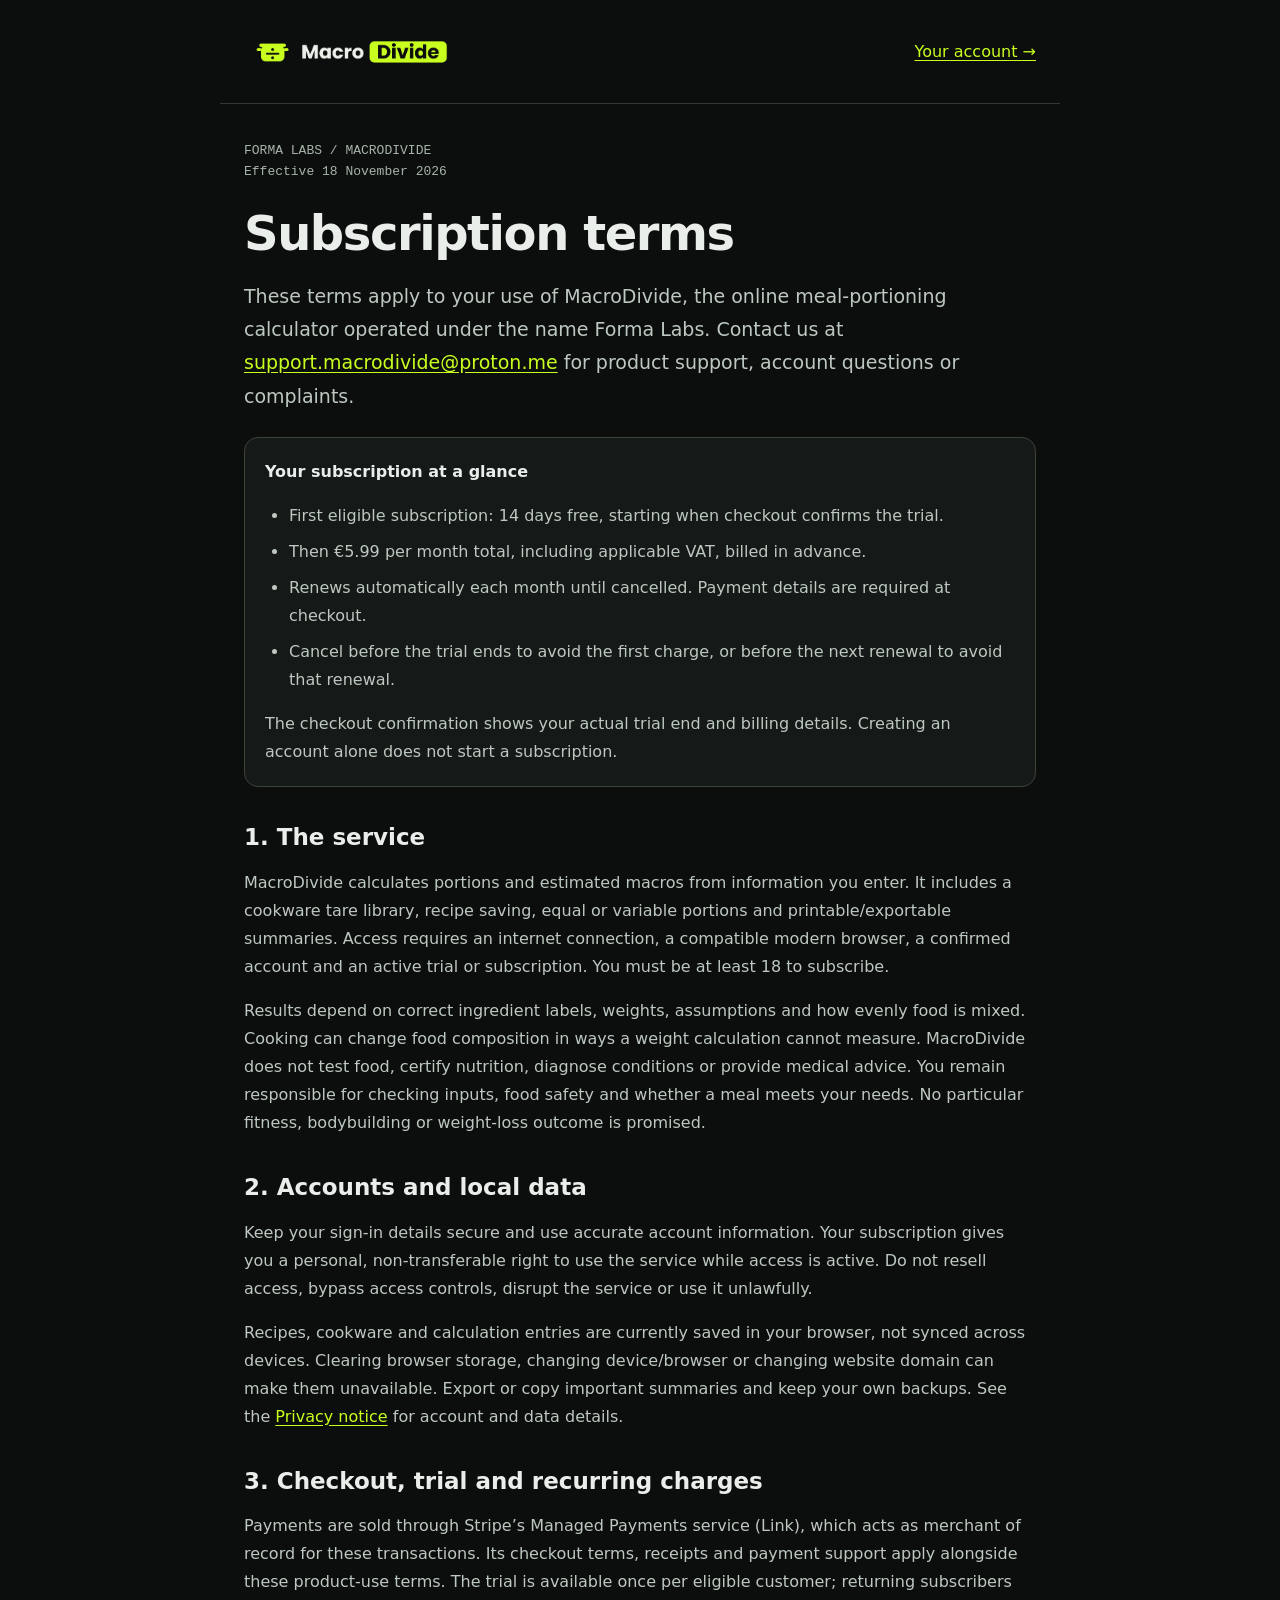
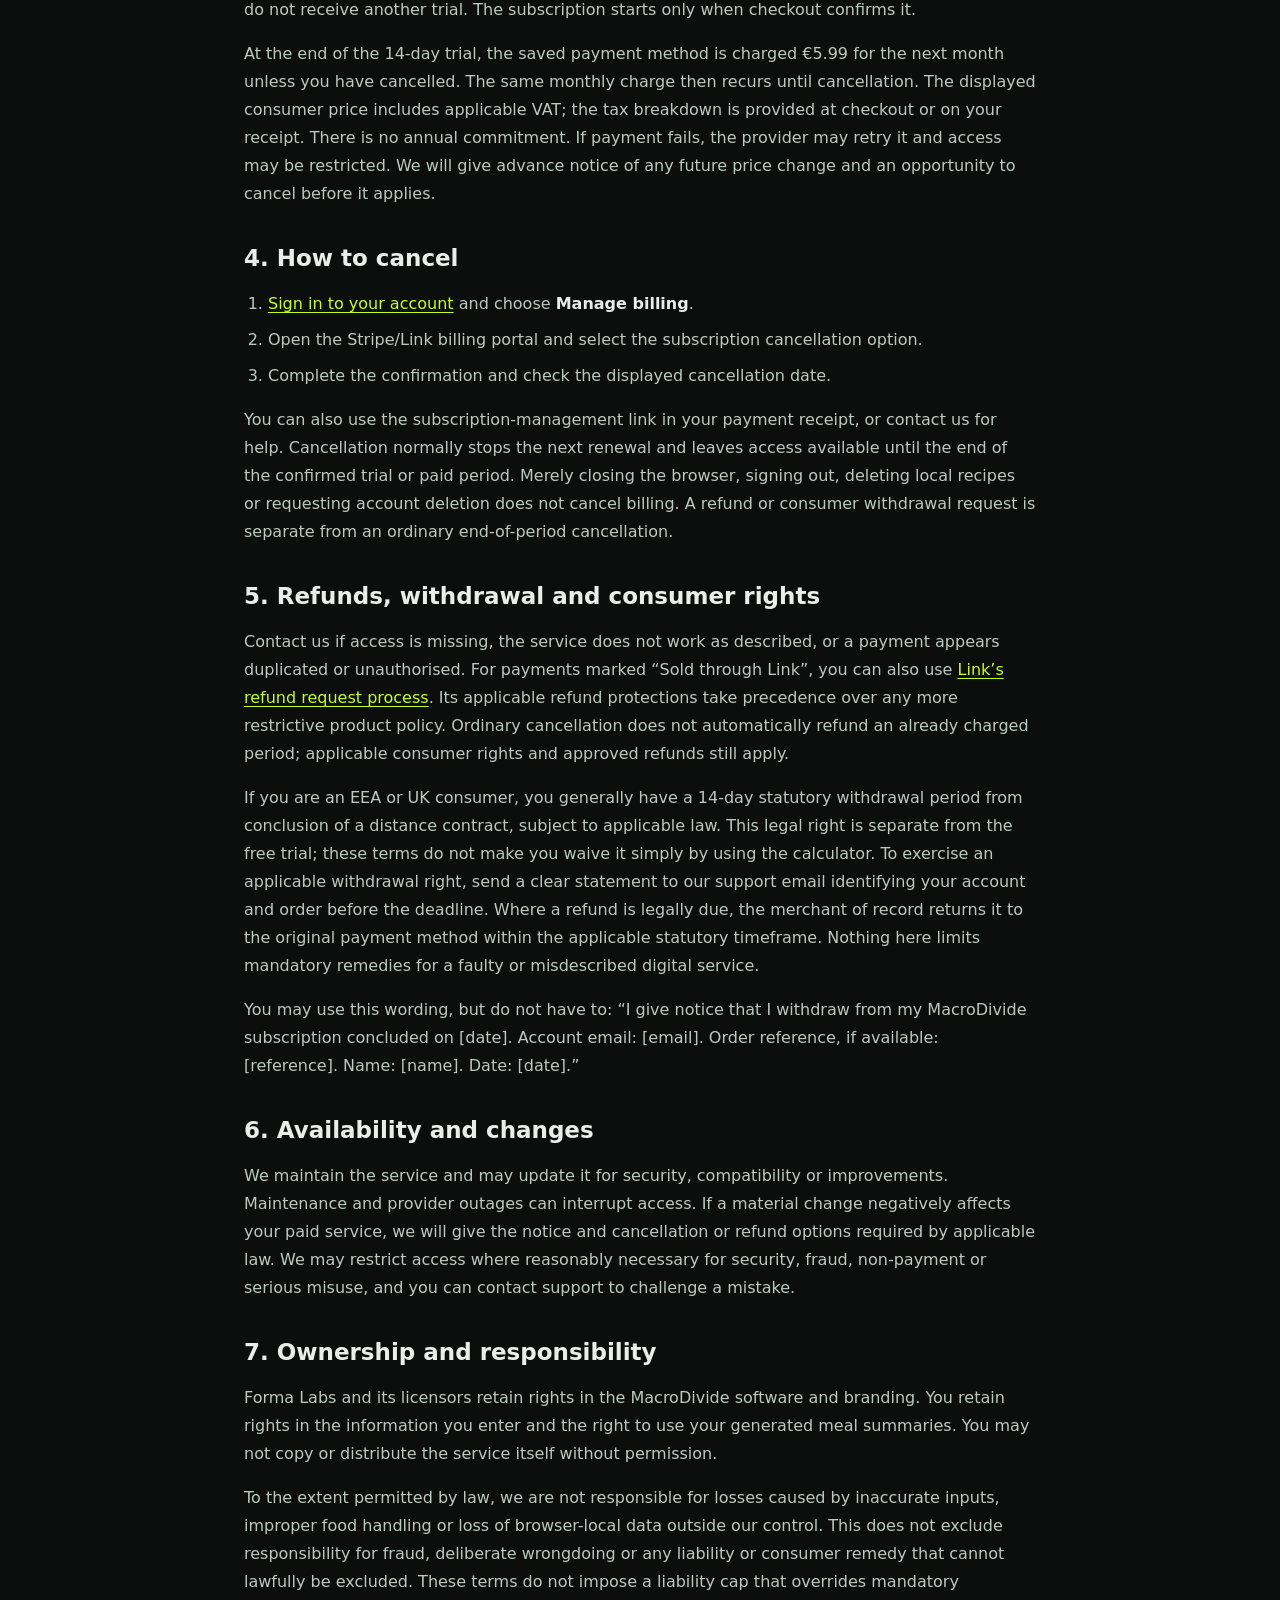
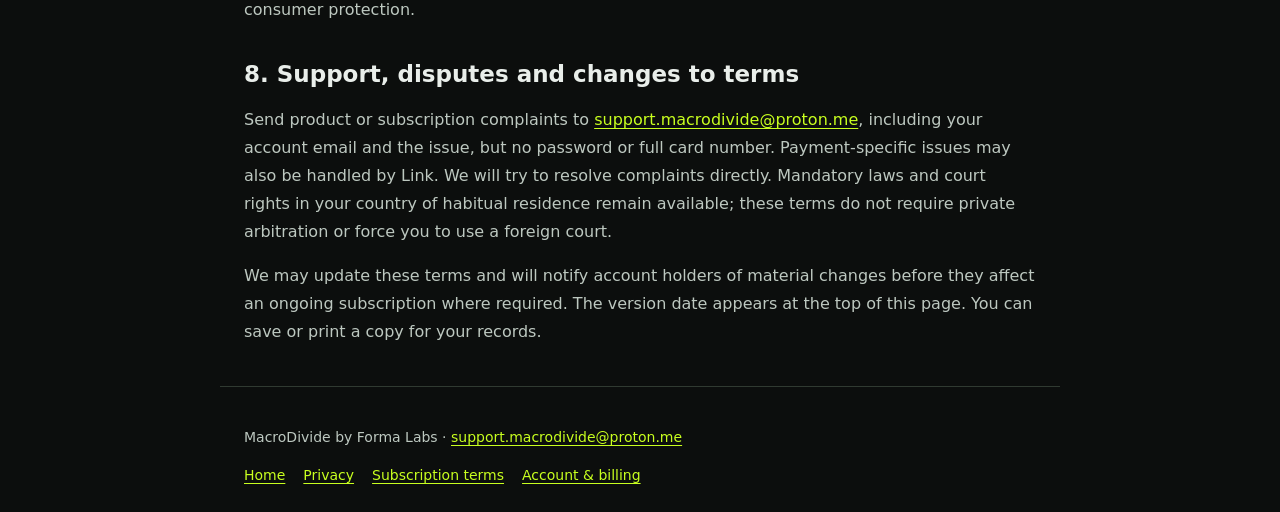
<file: terms.html>
<!doctype html><html lang="en"><head><meta charset="utf-8"><meta name="viewport" content="width=device-width,initial-scale=1"><title>Subscription terms — MacroDivide</title><meta name="description" content="Subscription terms for MacroDivide by Forma Labs."><link rel="canonical" href="https://macrodivide.com/terms.html"><link rel="icon" href="assets/macrodivide-icon.svg"><link rel="stylesheet" href="legal.css"></head><body><header><a href="./" aria-label="MacroDivide home"><img src="assets/macrodivide-wordmark.png" alt="MacroDivide"></a><a href="app.html">Your account →</a></header><main><p class="stamp">FORMA LABS / MACRODIVIDE<br>Effective 18 November 2026</p><h1>Subscription terms</h1>
<p class="intro">These terms apply to your use of MacroDivide, the online meal-portioning calculator operated under the name Forma Labs. Contact us at <a href="mailto:support.macrodivide@proton.me">support.macrodivide@proton.me</a> for product support, account questions or complaints.</p>
<div class="card"><strong>Your subscription at a glance</strong><ul><li>First eligible subscription: 14 days free, starting when checkout confirms the trial.</li><li>Then €5.99 per month total, including applicable VAT, billed in advance.</li><li>Renews automatically each month until cancelled. Payment details are required at checkout.</li><li>Cancel before the trial ends to avoid the first charge, or before the next renewal to avoid that renewal.</li></ul><p>The checkout confirmation shows your actual trial end and billing details. Creating an account alone does not start a subscription.</p></div>
<h2>1. The service</h2><p>MacroDivide calculates portions and estimated macros from information you enter. It includes a cookware tare library, recipe saving, equal or variable portions and printable/exportable summaries. Access requires an internet connection, a compatible modern browser, a confirmed account and an active trial or subscription. You must be at least 18 to subscribe.</p><p>Results depend on correct ingredient labels, weights, assumptions and how evenly food is mixed. Cooking can change food composition in ways a weight calculation cannot measure. MacroDivide does not test food, certify nutrition, diagnose conditions or provide medical advice. You remain responsible for checking inputs, food safety and whether a meal meets your needs. No particular fitness, bodybuilding or weight-loss outcome is promised.</p>
<h2>2. Accounts and local data</h2><p>Keep your sign-in details secure and use accurate account information. Your subscription gives you a personal, non-transferable right to use the service while access is active. Do not resell access, bypass access controls, disrupt the service or use it unlawfully.</p><p>Recipes, cookware and calculation entries are currently saved in your browser, not synced across devices. Clearing browser storage, changing device/browser or changing website domain can make them unavailable. Export or copy important summaries and keep your own backups. See the <a href="privacy.html">Privacy notice</a> for account and data details.</p>
<h2>3. Checkout, trial and recurring charges</h2><p>Payments are sold through Stripe’s Managed Payments service (Link), which acts as merchant of record for these transactions. Its checkout terms, receipts and payment support apply alongside these product-use terms. The trial is available once per eligible customer; returning subscribers do not receive another trial. The subscription starts only when checkout confirms it.</p><p>At the end of the 14-day trial, the saved payment method is charged €5.99 for the next month unless you have cancelled. The same monthly charge then recurs until cancellation. The displayed consumer price includes applicable VAT; the tax breakdown is provided at checkout or on your receipt. There is no annual commitment. If payment fails, the provider may retry it and access may be restricted. We will give advance notice of any future price change and an opportunity to cancel before it applies.</p>
<h2>4. How to cancel</h2><ol><li><a href="app.html">Sign in to your account</a> and choose <strong>Manage billing</strong>.</li><li>Open the Stripe/Link billing portal and select the subscription cancellation option.</li><li>Complete the confirmation and check the displayed cancellation date.</li></ol><p>You can also use the subscription-management link in your payment receipt, or contact us for help. Cancellation normally stops the next renewal and leaves access available until the end of the confirmed trial or paid period. Merely closing the browser, signing out, deleting local recipes or requesting account deletion does not cancel billing. A refund or consumer withdrawal request is separate from an ordinary end-of-period cancellation.</p>
<h2>5. Refunds, withdrawal and consumer rights</h2><p>Contact us if access is missing, the service does not work as described, or a payment appears duplicated or unauthorised. For payments marked “Sold through Link”, you can also use <a href="https://support.link.com/questions/requesting-a-refund-for-a-sold-through-link-payment">Link’s refund request process</a>. Its applicable refund protections take precedence over any more restrictive product policy. Ordinary cancellation does not automatically refund an already charged period; applicable consumer rights and approved refunds still apply.</p><p>If you are an EEA or UK consumer, you generally have a 14-day statutory withdrawal period from conclusion of a distance contract, subject to applicable law. This legal right is separate from the free trial; these terms do not make you waive it simply by using the calculator. To exercise an applicable withdrawal right, send a clear statement to our support email identifying your account and order before the deadline. Where a refund is legally due, the merchant of record returns it to the original payment method within the applicable statutory timeframe. Nothing here limits mandatory remedies for a faulty or misdescribed digital service.</p><p>You may use this wording, but do not have to: “I give notice that I withdraw from my MacroDivide subscription concluded on [date]. Account email: [email]. Order reference, if available: [reference]. Name: [name]. Date: [date].”</p>
<h2>6. Availability and changes</h2><p>We maintain the service and may update it for security, compatibility or improvements. Maintenance and provider outages can interrupt access. If a material change negatively affects your paid service, we will give the notice and cancellation or refund options required by applicable law. We may restrict access where reasonably necessary for security, fraud, non-payment or serious misuse, and you can contact support to challenge a mistake.</p>
<h2>7. Ownership and responsibility</h2><p>Forma Labs and its licensors retain rights in the MacroDivide software and branding. You retain rights in the information you enter and the right to use your generated meal summaries. You may not copy or distribute the service itself without permission.</p><p>To the extent permitted by law, we are not responsible for losses caused by inaccurate inputs, improper food handling or loss of browser-local data outside our control. This does not exclude responsibility for fraud, deliberate wrongdoing or any liability or consumer remedy that cannot lawfully be excluded. These terms do not impose a liability cap that overrides mandatory consumer protection.</p>
<h2>8. Support, disputes and changes to terms</h2><p>Send product or subscription complaints to <a href="mailto:support.macrodivide@proton.me">support.macrodivide@proton.me</a>, including your account email and the issue, but no password or full card number. Payment-specific issues may also be handled by Link. We will try to resolve complaints directly. Mandatory laws and court rights in your country of habitual residence remain available; these terms do not require private arbitration or force you to use a foreign court.</p><p>We may update these terms and will notify account holders of material changes before they affect an ongoing subscription where required. The version date appears at the top of this page. You can save or print a copy for your records.</p></main><footer><p>MacroDivide by Forma Labs · <a href="mailto:support.macrodivide@proton.me">support.macrodivide@proton.me</a></p><nav aria-label="Legal and support"><a href="./">Home</a><a href="privacy.html">Privacy</a><a href="terms.html">Subscription terms</a><a href="app.html">Account &amp; billing</a></nav></footer></body></html>
</file>
<file: legal.css>
*{box-sizing:border-box}html{color-scheme:dark}body{margin:0;background:#0c0e0d;color:#e9eeea;font:16px/1.75 system-ui,-apple-system,sans-serif}header,main,footer{max-width:840px;margin:auto;padding:24px}header{display:flex;align-items:center;justify-content:space-between;gap:20px;border-bottom:1px solid #303a31}header img{width:210px;max-width:48vw;display:block;border-radius:8px}a{color:#c8ff1f;text-underline-offset:3px}a:focus-visible{outline:2px solid #c8ff1f;outline-offset:4px}h1{font-size:clamp(32px,6vw,48px);line-height:1.12;letter-spacing:-.03em;margin:24px 0 16px}h2{font-size:23px;line-height:1.3;margin:36px 0 12px}p,li{color:#bdc8c0}strong{color:#e9eeea}.stamp{font:13px/1.6 ui-monospace,monospace;color:#a6b4a9}.intro{font-size:19px}.card{border:1px solid #394536;background:#151917;border-radius:14px;padding:20px;margin:24px 0}.card p:last-child{margin-bottom:0}ul,ol{padding-left:24px}li{margin:8px 0}footer{border-top:1px solid #303a31;font-size:14px}footer nav{display:flex;flex-wrap:wrap;gap:18px}table{border-collapse:collapse;width:100%;font-size:14px}th,td{vertical-align:top;text-align:left;border-bottom:1px solid #394536;padding:12px 8px}th{color:#c8ff1f}td{color:#bdc8c0}.table{overflow-x:auto}@media(max-width:560px){header,main,footer{padding:20px}th,td{padding:10px 5px}header>a:last-child{font-size:14px}}@media print{html{color-scheme:light}body{background:white;color:#111}p,li,td,.stamp{color:#222}strong,h1,h2,th{color:#111}a{color:#111}.card{background:none}header img{width:150px}}
</file>
